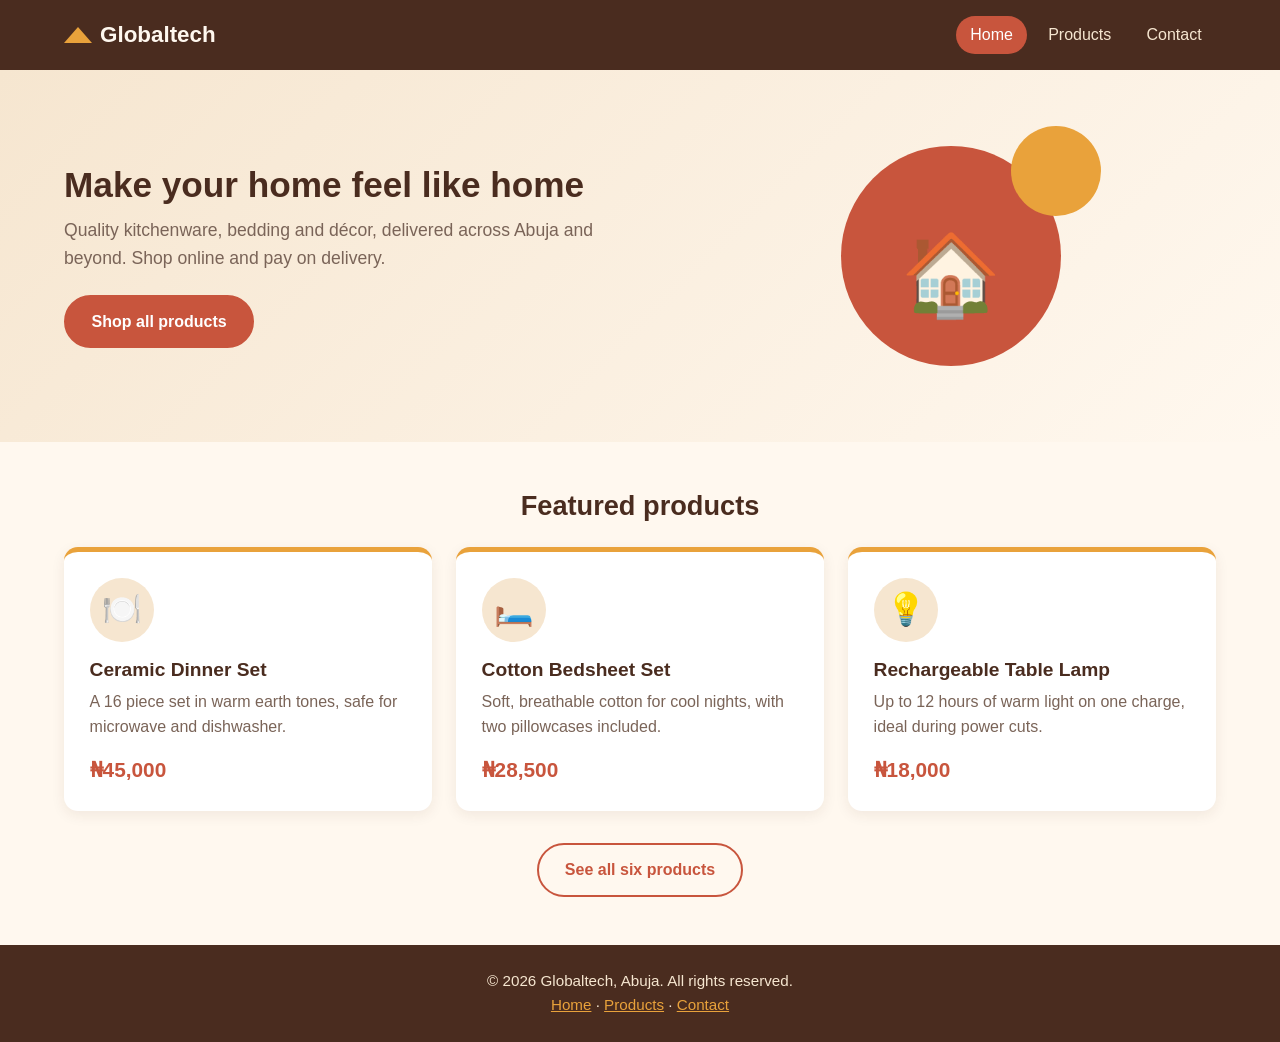
<file: p02-s3-bucket/site/index.html>
<!DOCTYPE html>
<html lang="en">
<head>
  <meta charset="UTF-8">
  <meta name="viewport" content="width=device-width, initial-scale=1.0">
  <title>Globaltech | Home Goods in Abuja</title>
  <link rel="stylesheet" href="style.css">
</head>
<body>
  <header class="site-header">
    <a href="index.html" class="logo"><span class="logo-mark"></span>Globaltech</a>
    <nav>
      <a href="index.html" class="active">Home</a>
      <a href="products.html">Products</a>
      <a href="contact.html">Contact</a>
    </nav>
  </header>

  <main>
    <section class="hero">
      <div class="hero-text">
        <h1>Make your home feel like home</h1>
        <p>Quality kitchenware, bedding and décor, delivered across Abuja and beyond. Shop online and pay on delivery.</p>
        <a href="products.html" class="button">Shop all products</a>
      </div>
      <div class="hero-art" aria-hidden="true">
        <span class="circle circle-big"></span>
        <span class="circle circle-small"></span>
        <span class="hero-emoji">🏠</span>
      </div>
    </section>

    <section class="section">
      <h2>Featured products</h2>
      <div class="grid">
        <article class="card">
          <div class="card-icon">🍽️</div>
          <h3>Ceramic Dinner Set</h3>
          <p>A 16 piece set in warm earth tones, safe for microwave and dishwasher.</p>
          <p class="price">₦45,000</p>
        </article>
        <article class="card">
          <div class="card-icon">🛏️</div>
          <h3>Cotton Bedsheet Set</h3>
          <p>Soft, breathable cotton for cool nights, with two pillowcases included.</p>
          <p class="price">₦28,500</p>
        </article>
        <article class="card">
          <div class="card-icon">💡</div>
          <h3>Rechargeable Table Lamp</h3>
          <p>Up to 12 hours of warm light on one charge, ideal during power cuts.</p>
          <p class="price">₦18,000</p>
        </article>
      </div>
      <p class="center"><a href="products.html" class="button button-outline">See all six products</a></p>
    </section>
  </main>

  <footer class="site-footer">
    <p>&copy; 2026 Globaltech, Abuja. All rights reserved.</p>
    <p><a href="index.html">Home</a> · <a href="products.html">Products</a> · <a href="contact.html">Contact</a></p>
  </footer>
</body>
</html>
</file>
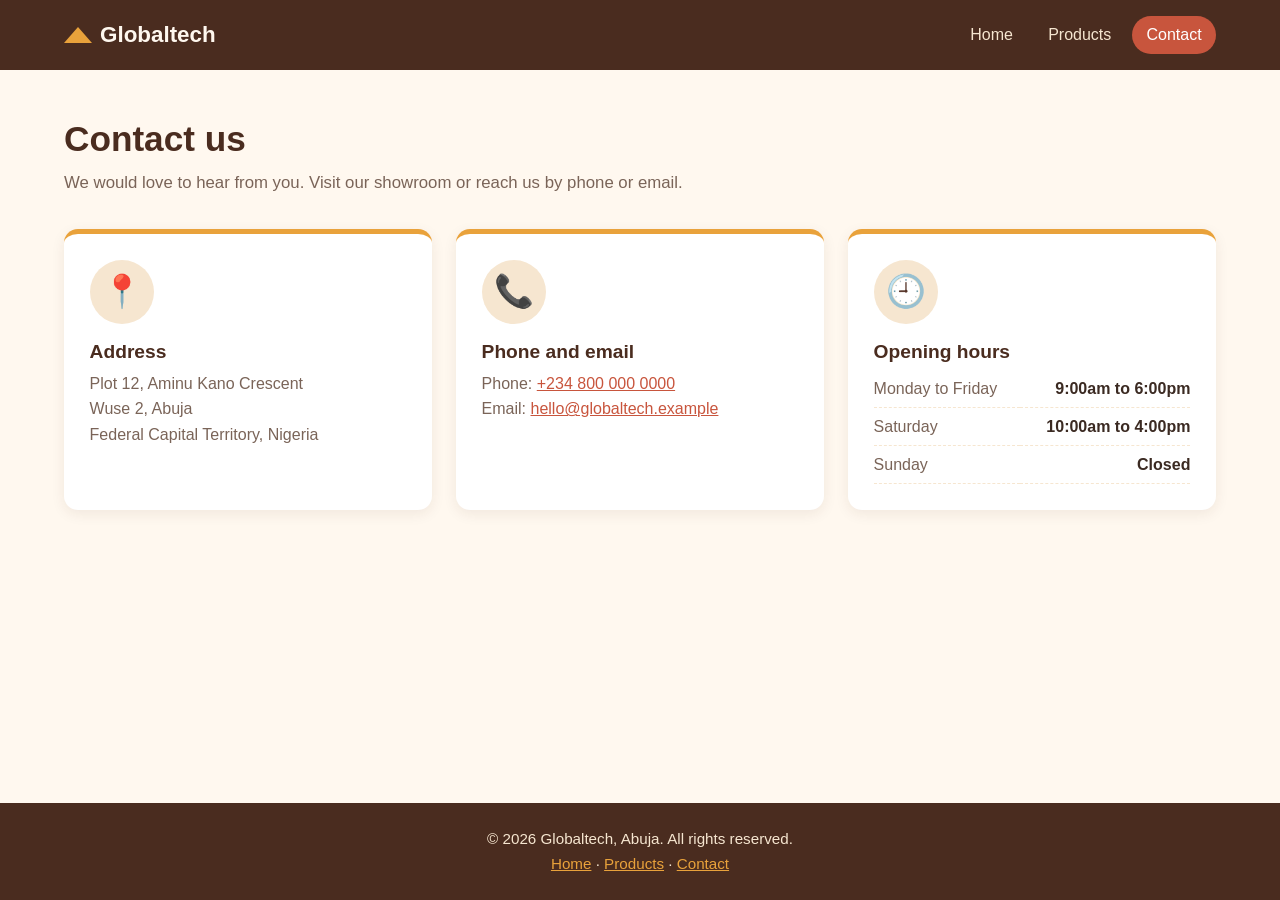
<file: p02-s3-bucket/site/contact.html>
<!DOCTYPE html>
<html lang="en">
<head>
  <meta charset="UTF-8">
  <meta name="viewport" content="width=device-width, initial-scale=1.0">
  <title>Contact | Globaltech</title>
  <link rel="stylesheet" href="style.css">
</head>
<body>
  <header class="site-header">
    <a href="index.html" class="logo"><span class="logo-mark"></span>Globaltech</a>
    <nav>
      <a href="index.html">Home</a>
      <a href="products.html">Products</a>
      <a href="contact.html" class="active">Contact</a>
    </nav>
  </header>

  <main class="section">
    <h1>Contact us</h1>
    <p class="lead">We would love to hear from you. Visit our showroom or reach us by phone or email.</p>

    <div class="grid">
      <div class="card">
        <div class="card-icon">📍</div>
        <h3>Address</h3>
        <p>Plot 12, Aminu Kano Crescent<br>Wuse 2, Abuja<br>Federal Capital Territory, Nigeria</p>
      </div>
      <div class="card">
        <div class="card-icon">📞</div>
        <h3>Phone and email</h3>
        <p>Phone: <a href="tel:+2348000000000">+234 800 000 0000</a></p>
        <p>Email: <a href="mailto:hello@globaltech.example">hello@globaltech.example</a></p>
      </div>
      <div class="card">
        <div class="card-icon">🕘</div>
        <h3>Opening hours</h3>
        <table class="hours">
          <tr><td>Monday to Friday</td><td>9:00am to 6:00pm</td></tr>
          <tr><td>Saturday</td><td>10:00am to 4:00pm</td></tr>
          <tr><td>Sunday</td><td>Closed</td></tr>
        </table>
      </div>
    </div>
  </main>

  <footer class="site-footer">
    <p>&copy; 2026 Globaltech, Abuja. All rights reserved.</p>
    <p><a href="index.html">Home</a> · <a href="products.html">Products</a> · <a href="contact.html">Contact</a></p>
  </footer>
</body>
</html>
</file>
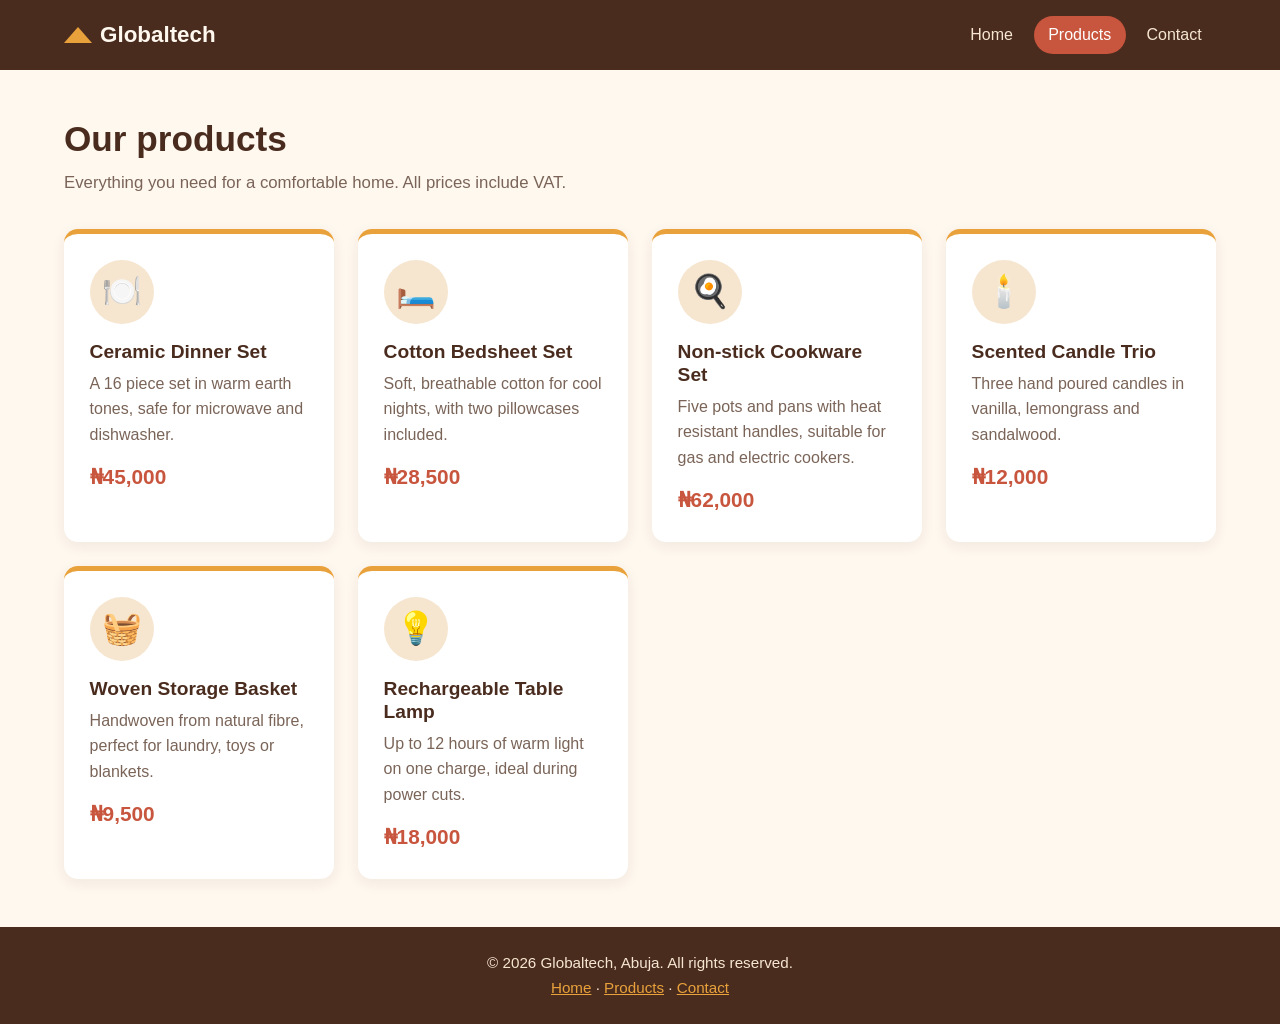
<file: p02-s3-bucket/site/products.html>
<!DOCTYPE html>
<html lang="en">
<head>
  <meta charset="UTF-8">
  <meta name="viewport" content="width=device-width, initial-scale=1.0">
  <title>Products | Globaltech</title>
  <link rel="stylesheet" href="style.css">
</head>
<body>
  <header class="site-header">
    <a href="index.html" class="logo"><span class="logo-mark"></span>Globaltech</a>
    <nav>
      <a href="index.html">Home</a>
      <a href="products.html" class="active">Products</a>
      <a href="contact.html">Contact</a>
    </nav>
  </header>

  <main class="section">
    <h1>Our products</h1>
    <p class="lead">Everything you need for a comfortable home. All prices include VAT.</p>

    <div class="grid">
      <article class="card">
        <div class="card-icon">🍽️</div>
        <h3>Ceramic Dinner Set</h3>
        <p>A 16 piece set in warm earth tones, safe for microwave and dishwasher.</p>
        <p class="price">₦45,000</p>
      </article>
      <article class="card">
        <div class="card-icon">🛏️</div>
        <h3>Cotton Bedsheet Set</h3>
        <p>Soft, breathable cotton for cool nights, with two pillowcases included.</p>
        <p class="price">₦28,500</p>
      </article>
      <article class="card">
        <div class="card-icon">🍳</div>
        <h3>Non-stick Cookware Set</h3>
        <p>Five pots and pans with heat resistant handles, suitable for gas and electric cookers.</p>
        <p class="price">₦62,000</p>
      </article>
      <article class="card">
        <div class="card-icon">🕯️</div>
        <h3>Scented Candle Trio</h3>
        <p>Three hand poured candles in vanilla, lemongrass and sandalwood.</p>
        <p class="price">₦12,000</p>
      </article>
      <article class="card">
        <div class="card-icon">🧺</div>
        <h3>Woven Storage Basket</h3>
        <p>Handwoven from natural fibre, perfect for laundry, toys or blankets.</p>
        <p class="price">₦9,500</p>
      </article>
      <article class="card">
        <div class="card-icon">💡</div>
        <h3>Rechargeable Table Lamp</h3>
        <p>Up to 12 hours of warm light on one charge, ideal during power cuts.</p>
        <p class="price">₦18,000</p>
      </article>
    </div>
  </main>

  <footer class="site-footer">
    <p>&copy; 2026 Globaltech, Abuja. All rights reserved.</p>
    <p><a href="index.html">Home</a> · <a href="products.html">Products</a> · <a href="contact.html">Contact</a></p>
  </footer>
</body>
</html>
</file>
<file: p02-s3-bucket/site/style.css>
/* Colour palette and base sizes */
:root {
  --cream: #fff8ef;
  --sand: #f6e6d0;
  --terracotta: #c8553d;
  --terracotta-dark: #9e3f2c;
  --mustard: #e9a23b;
  --brown: #4a2c1f;
  --text: #3b2a22;
  --muted: #7a6458;
  --radius: 14px;
}

/* Reset and page basics */
* { box-sizing: border-box; margin: 0; padding: 0; }

body {
  font-family: "Segoe UI", Roboto, Helvetica, Arial, sans-serif;
  background: var(--cream);
  color: var(--text);
  line-height: 1.6;
  min-height: 100vh;
  display: flex;
  flex-direction: column;
}

main { flex: 1; }

a { color: var(--terracotta); }
a:hover { color: var(--terracotta-dark); }

h1, h2, h3 { color: var(--brown); line-height: 1.2; }
h1 { font-size: 2.2rem; margin-bottom: 0.6rem; }
h2 { font-size: 1.7rem; margin-bottom: 1.5rem; text-align: center; }
h3 { font-size: 1.2rem; margin-bottom: 0.5rem; }

/* Header and navigation */
.site-header {
  display: flex;
  flex-wrap: wrap;
  align-items: center;
  justify-content: space-between;
  gap: 0.8rem;
  padding: 1rem 5%;
  background: var(--brown);
}

.logo {
  display: flex;
  align-items: center;
  gap: 0.5rem;
  font-size: 1.4rem;
  font-weight: 700;
  color: var(--cream);
  text-decoration: none;
}
.logo:hover { color: var(--cream); }

/* Logo mark: a simple house roof made with CSS borders */
.logo-mark {
  width: 0;
  height: 0;
  border-left: 14px solid transparent;
  border-right: 14px solid transparent;
  border-bottom: 16px solid var(--mustard);
}

nav { display: flex; gap: 0.4rem; flex-wrap: wrap; }

nav a {
  color: var(--sand);
  text-decoration: none;
  padding: 0.4rem 0.9rem;
  border-radius: 999px;
}
nav a:hover, nav a.active {
  background: var(--terracotta);
  color: #fff;
}

/* Hero section */
.hero {
  display: flex;
  flex-wrap: wrap;
  align-items: center;
  gap: 2rem;
  padding: 3.5rem 5%;
  background: linear-gradient(135deg, var(--sand), var(--cream));
}

.hero-text { flex: 1 1 320px; }
.hero-text p { font-size: 1.1rem; color: var(--muted); margin-bottom: 1.4rem; max-width: 34rem; }

.hero-art {
  flex: 1 1 260px;
  position: relative;
  height: 260px;
}

.circle {
  position: absolute;
  border-radius: 50%;
}
.circle-big {
  width: 220px;
  height: 220px;
  background: var(--terracotta);
  top: 20px;
  left: 50%;
  transform: translateX(-50%);
}
.circle-small {
  width: 90px;
  height: 90px;
  background: var(--mustard);
  top: 0;
  left: calc(50% + 60px);
}
.hero-emoji {
  position: absolute;
  font-size: 5rem;
  top: 85px;
  left: 50%;
  transform: translateX(-50%);
}

/* Buttons */
.button {
  display: inline-block;
  background: var(--terracotta);
  color: #fff;
  text-decoration: none;
  padding: 0.75rem 1.6rem;
  border-radius: 999px;
  font-weight: 600;
  border: 2px solid var(--terracotta);
}
.button:hover { background: var(--terracotta-dark); border-color: var(--terracotta-dark); color: #fff; }

.button-outline { background: transparent; color: var(--terracotta); }
.button-outline:hover { background: var(--terracotta); color: #fff; }

/* Content sections */
.section { padding: 3rem 5%; }
.lead { color: var(--muted); font-size: 1.05rem; margin-bottom: 2rem; }
.center { text-align: center; margin-top: 2rem; }

/* Card grid: one column on phones, more as space allows */
.grid {
  display: grid;
  grid-template-columns: repeat(auto-fit, minmax(240px, 1fr));
  gap: 1.5rem;
}

.card {
  background: #fff;
  border-radius: var(--radius);
  padding: 1.6rem;
  border-top: 5px solid var(--mustard);
  box-shadow: 0 4px 14px rgba(74, 44, 31, 0.08);
}

.card-icon {
  width: 64px;
  height: 64px;
  display: flex;
  align-items: center;
  justify-content: center;
  font-size: 2rem;
  background: var(--sand);
  border-radius: 50%;
  margin-bottom: 1rem;
}

.card p { color: var(--muted); }

.price {
  margin-top: 0.8rem;
  font-size: 1.3rem;
  font-weight: 700;
  color: var(--terracotta) !important;
}

/* Opening hours table */
.hours { width: 100%; border-collapse: collapse; color: var(--muted); }
.hours td { padding: 0.35rem 0; border-bottom: 1px dashed var(--sand); }
.hours td:last-child { text-align: right; font-weight: 600; color: var(--text); }

/* Error page */
.error-page { text-align: center; }
.error-page .lead { max-width: 30rem; margin-left: auto; margin-right: auto; }

.error-code {
  display: flex;
  align-items: center;
  justify-content: center;
  gap: 0.6rem;
  font-size: 6rem;
  font-weight: 800;
  color: var(--terracotta);
  margin-bottom: 1rem;
}

/* The zero in 404 is drawn as a mustard ring */
.error-zero {
  width: 5rem;
  height: 5rem;
  border: 14px solid var(--mustard);
  border-radius: 50%;
}

/* Footer */
.site-footer {
  background: var(--brown);
  color: var(--sand);
  text-align: center;
  padding: 1.5rem 5%;
  font-size: 0.95rem;
}
.site-footer a { color: var(--mustard); }

/* Small screens */
@media (max-width: 600px) {
  h1 { font-size: 1.8rem; }
  .site-header { justify-content: center; }
  .hero { text-align: center; padding: 2.5rem 5%; }
  .hero-text p { margin-left: auto; margin-right: auto; }
  .hero-art { height: 220px; }
  .circle-big { width: 180px; height: 180px; }
  .circle-small { width: 70px; height: 70px; left: calc(50% + 45px); }
  .hero-emoji { font-size: 4rem; top: 75px; }
  .error-code { font-size: 4.5rem; }
  .error-zero { width: 3.8rem; height: 3.8rem; border-width: 10px; }
}
</file>
